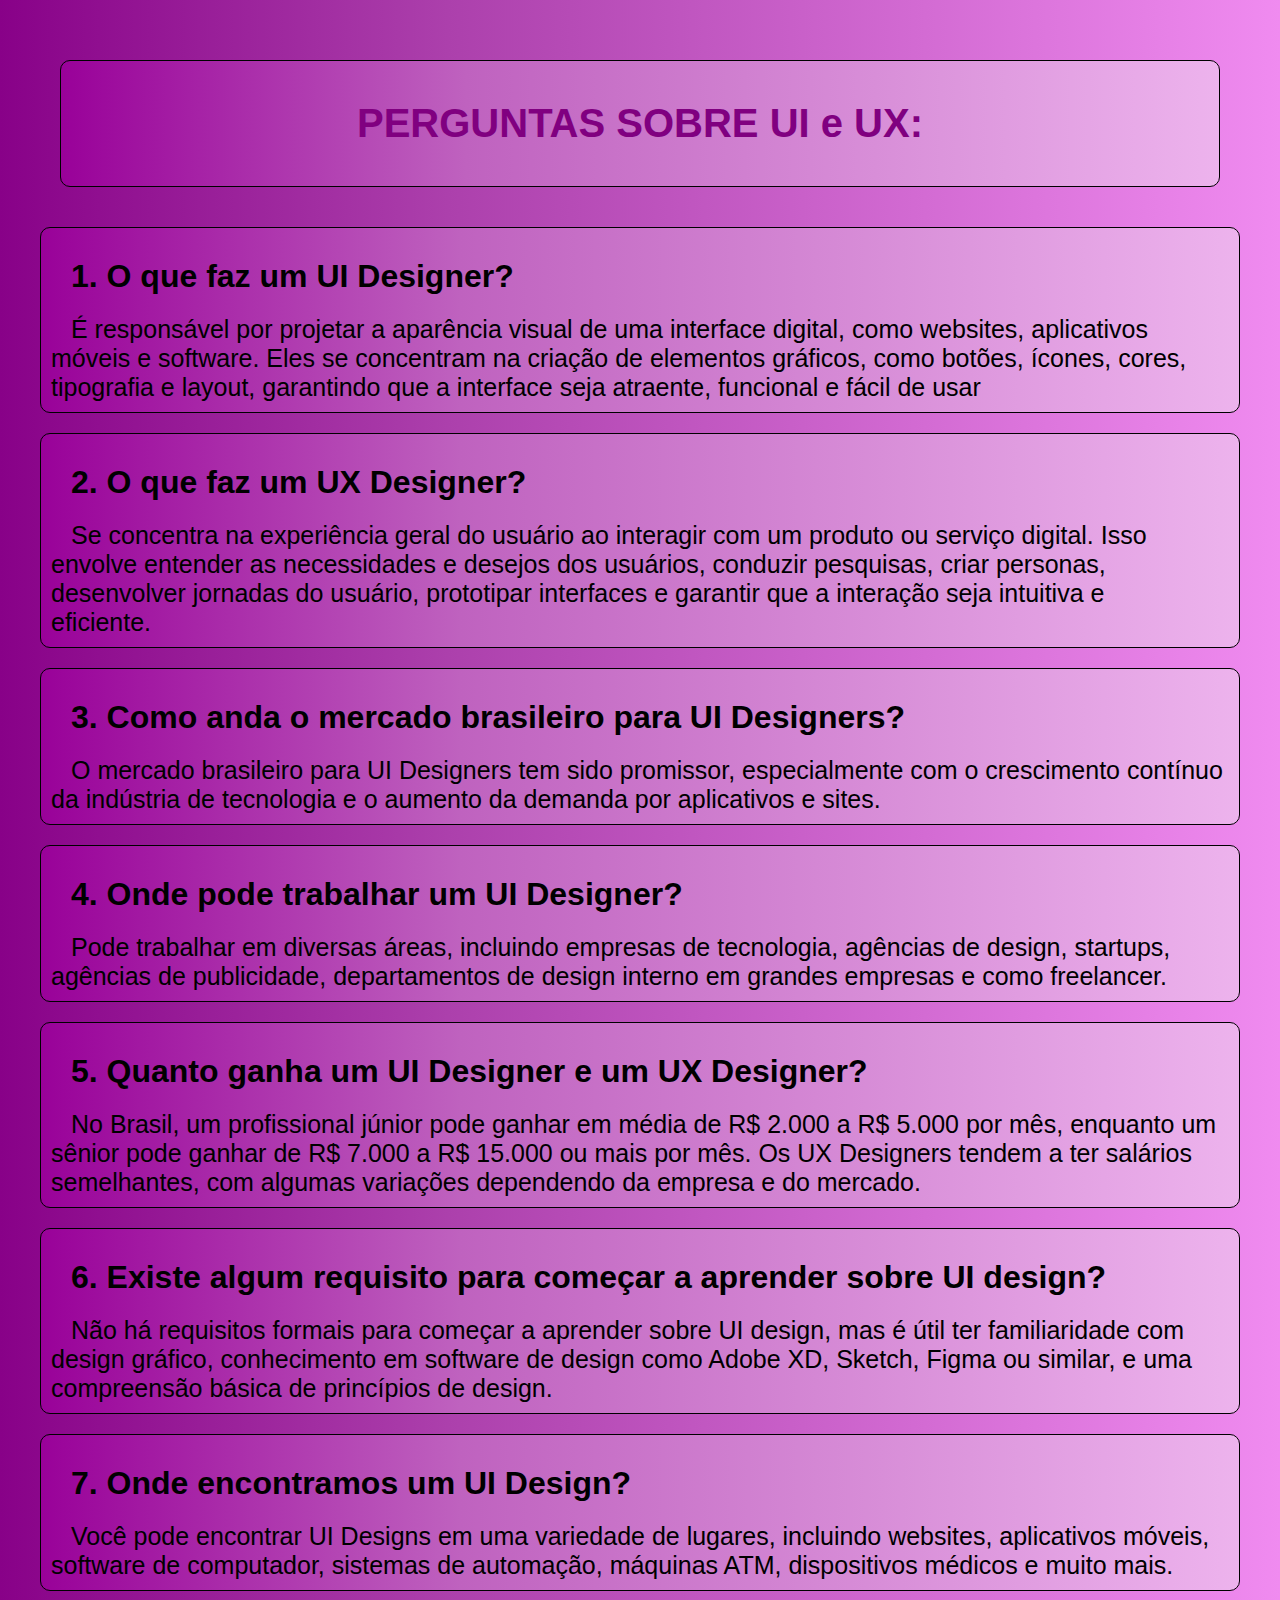
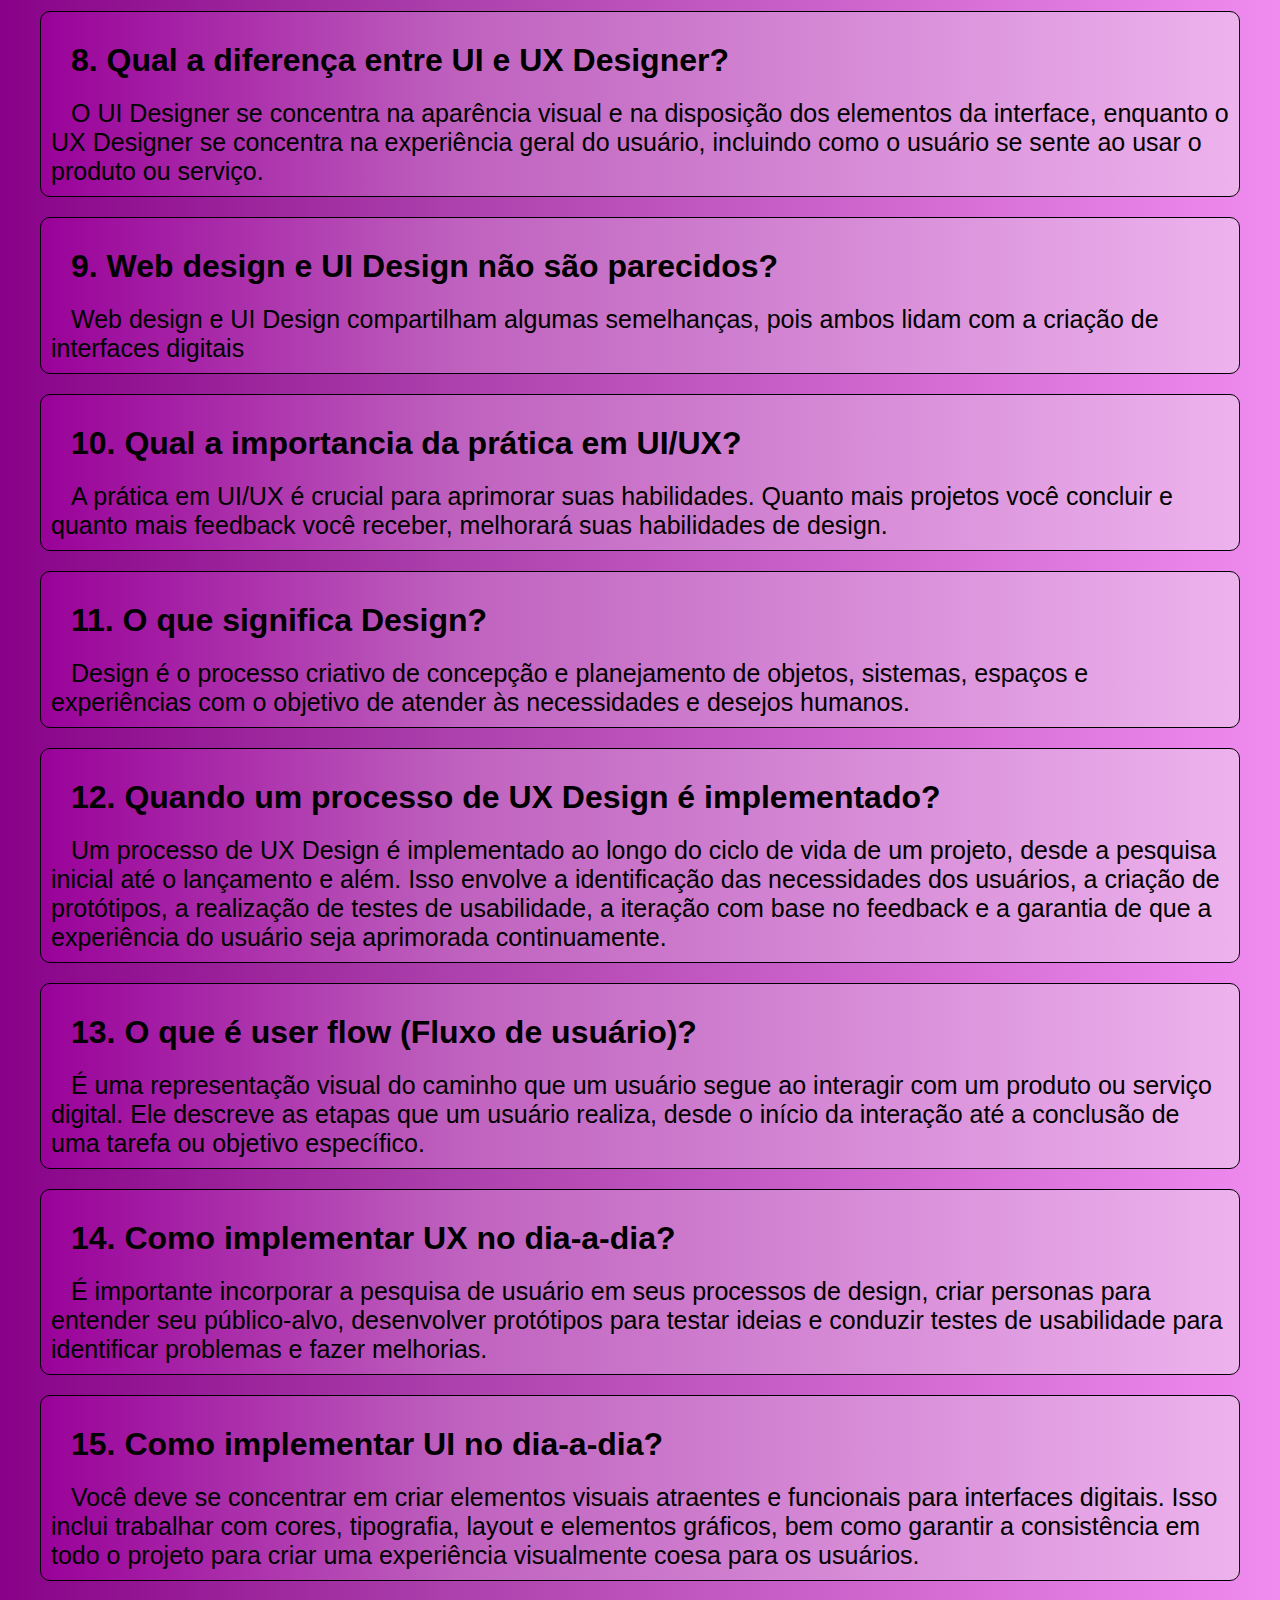
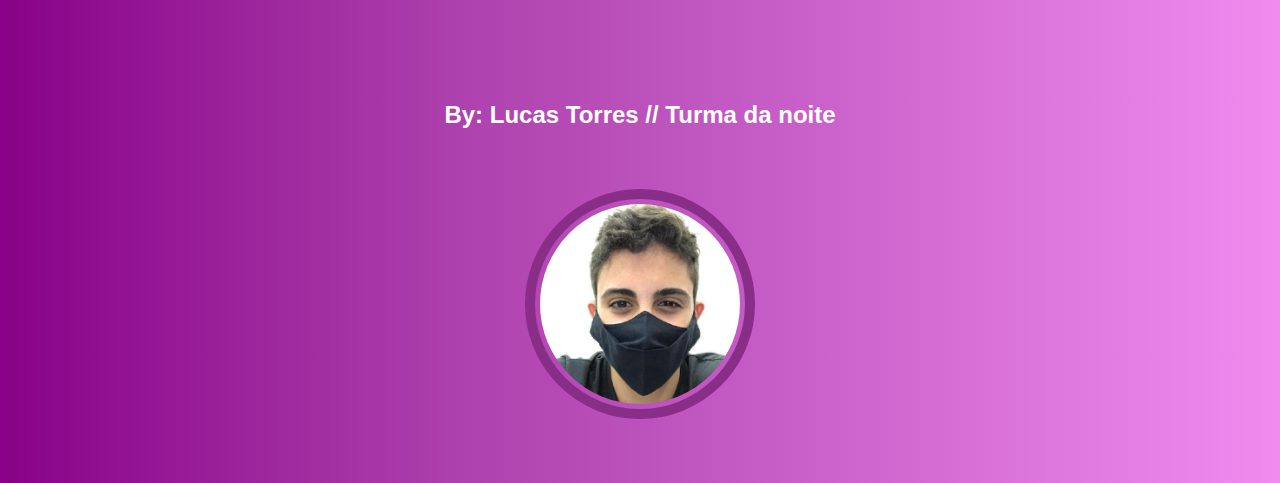
<file: UI e UX/index.html>
<!DOCTYPE html>
<html lang="en">
<head>
    <meta charset="UTF-8">
    <meta name="viewport" content="width=device-width, initial-scale=1.0">
    <link rel="stylesheet" href="style.css">
    <title>UI e UX</title>
</head>
<body>

    <center>
        <div class="titleh3">
            <h3 style="color: purple; font-size: 40px;">PERGUNTAS SOBRE UI e UX:</h3>
        </div>
    </center>

    <div class="question">
        <h1>1. O que faz um UI Designer?</h1>
        <span>É responsável por projetar a aparência visual de uma interface digital, como websites, aplicativos móveis e software. Eles se concentram na criação de elementos gráficos, como botões, ícones, cores, tipografia e layout, garantindo que a interface seja atraente, funcional e fácil de usar</span>
    </div> 

    <div class="question">
        <h1>2. O que faz um UX Designer?</h1>
        <span>Se concentra na experiência geral do usuário ao interagir com um produto ou serviço digital. Isso envolve entender as necessidades e desejos dos usuários, conduzir pesquisas, criar personas, desenvolver jornadas do usuário, prototipar interfaces e garantir que a interação seja intuitiva e eficiente.</span>
    </div>

    <div class="question">
        <h1>3. Como anda o mercado brasileiro para UI Designers?</h1>
        <span>O mercado brasileiro para UI Designers tem sido promissor, especialmente com o crescimento contínuo da indústria de tecnologia e o aumento da demanda por aplicativos e sites.</span>
    </div>

    <div class="question">
        <h1>4. Onde pode trabalhar um UI Designer?</h1>
        <span>Pode trabalhar em diversas áreas, incluindo empresas de tecnologia, agências de design, startups, agências de publicidade, departamentos de design interno em grandes empresas e como freelancer.</span>
    </div>

    <div class="question">
        <h1>5. Quanto ganha um UI Designer e um UX Designer?</h1>
        <span>No Brasil, um profissional júnior pode ganhar em média de R$ 2.000 a R$ 5.000 por mês, enquanto um sênior pode ganhar de R$ 7.000 a R$ 15.000 ou mais por mês. Os UX Designers tendem a ter salários semelhantes, com algumas variações dependendo da empresa e do mercado.</span>
    </div>
    
    <div class="question">
        <h1>6. Existe algum requisito para começar a aprender sobre UI design?</h1>
        <span>Não há requisitos formais para começar a aprender sobre UI design, mas é útil ter familiaridade com design gráfico, conhecimento em software de design como Adobe XD, Sketch, Figma ou similar, e uma compreensão básica de princípios de design.</span>
    </div>

    <div class="question">
        <h1>7. Onde encontramos um UI Design?</h1>
        <span>Você pode encontrar UI Designs em uma variedade de lugares, incluindo websites, aplicativos móveis, software de computador, sistemas de automação, máquinas ATM, dispositivos médicos e muito mais.</span>
    </div>

    <div class="question">
        <h1>8. Qual a diferença entre UI e UX Designer?</h1>
        <span>O UI Designer se concentra na aparência visual e na disposição dos elementos da interface, enquanto o UX Designer se concentra na experiência geral do usuário, incluindo como o usuário se sente ao usar o produto ou serviço.</span>
    </div>
    
    <div class="question">
        <h1>9. Web design e UI Design não são parecidos?</h1>
        <span>Web design e UI Design compartilham algumas semelhanças, pois ambos lidam com a criação de interfaces digitais</span>
    </div>
    
    <div class="question">
        <h1>10. Qual a importancia da prática em UI/UX?</h1>
        <span>A prática em UI/UX é crucial para aprimorar suas habilidades. Quanto mais projetos você concluir e quanto mais feedback você receber, melhorará suas habilidades de design. </span>
    </div>

    <div class="question">
        <h1>11. O que significa Design?</h1>
        <span>Design é o processo criativo de concepção e planejamento de objetos, sistemas, espaços e experiências com o objetivo de atender às necessidades e desejos humanos.</span>
    </div>
    
    <div class="question">
        <h1>12. Quando um processo de UX Design é implementado?</h1>
        <span>Um processo de UX Design é implementado ao longo do ciclo de vida de um projeto, desde a pesquisa inicial até o lançamento e além. Isso envolve a identificação das necessidades dos usuários, a criação de protótipos, a realização de testes de usabilidade, a iteração com base no feedback e a garantia de que a experiência do usuário seja aprimorada continuamente.</span>
    </div>
    
    <div class="question">
        <h1>13. O que é user flow (Fluxo de usuário)?</h1>
        <span>É uma representação visual do caminho que um usuário segue ao interagir com um produto ou serviço digital. Ele descreve as etapas que um usuário realiza, desde o início da interação até a conclusão de uma tarefa ou objetivo específico.</span>
    </div>
    
    <div class="question">
        <h1>14. Como implementar UX no dia-a-dia?</h1>
        <span>É importante incorporar a pesquisa de usuário em seus processos de design, criar personas para entender seu público-alvo, desenvolver protótipos para testar ideias e conduzir testes de usabilidade para identificar problemas e fazer melhorias.</span>
    </div>
    
    <div class="question">
        <h1>15. Como implementar UI no dia-a-dia?</h1>
        <span>Você deve se concentrar em criar elementos visuais atraentes e funcionais para interfaces digitais. Isso inclui trabalhar com cores, tipografia, layout e elementos gráficos, bem como garantir a consistência em todo o projeto para criar uma experiência visualmente coesa para os usuários.</span>
    </div>

    <center>
        <h2 style="color: #fff; margin-top: 60px;">By: Lucas Torres // Turma da noite</h1>
        <img src="Lucas Paiva.jpg">
    </center>

</body>
</html>
</file>
<file: UI e UX/style.css>
* {
  padding: 20px;
  margin: 0;
}

body {
  background: linear-gradient(90deg, rgb(136, 1, 136) 0%, rgba(172,64,172,1) 35%, rgba(240,139,240,1) 100%);
  font-family: Poppins, sans-serif !important;
}

span {
  font-size: 25px;

}

/* h1 {
  border-top: 1px black solid;
  margin-top: 50px;
} */

h3 {
  transition: 0.5s;
}

h3:hover {
  transform: scaleX(1.2) scaleY(1.2) rotate(3deg);
  cursor: crosshair;
}

h2{
  text-align: center;
  animation: animate 1.5s linear infinite;
}

img {
  margin-top: 40px;
  height: 200px;
  border-radius: 100%;
  border: 10px solid rgb(136, 45, 136);
  padding: 5px;
  transition: 0.5s;
}

img:hover {
  transform: scaleX(1.3) scaleY(1.3) rotate(720deg);
}

.question {
  padding: 10px;
  border: 1px solid black;
  background: linear-gradient(90deg, rgba(153,1,153,1) 0%, rgba(191,98,191,1) 35%, rgba(237,179,237,1) 100%);
  margin-bottom: 20px;
  border-radius: 10px;
}

.titleh3 {
  border: 1px solid black;
  background: linear-gradient(90deg, rgba(153,1,153,1) 0%, rgba(191,98,191,1) 35%, rgba(237,179,237,1) 100%);
  margin-bottom: 20px;
  border-radius: 10px;
}
 
@keyframes animate{
  0%{
    opacity: 0.2;
  }
  50%{
    opacity: 0.7;
  }
  100%{
    opacity: 0.2;
  }
}
</file>
